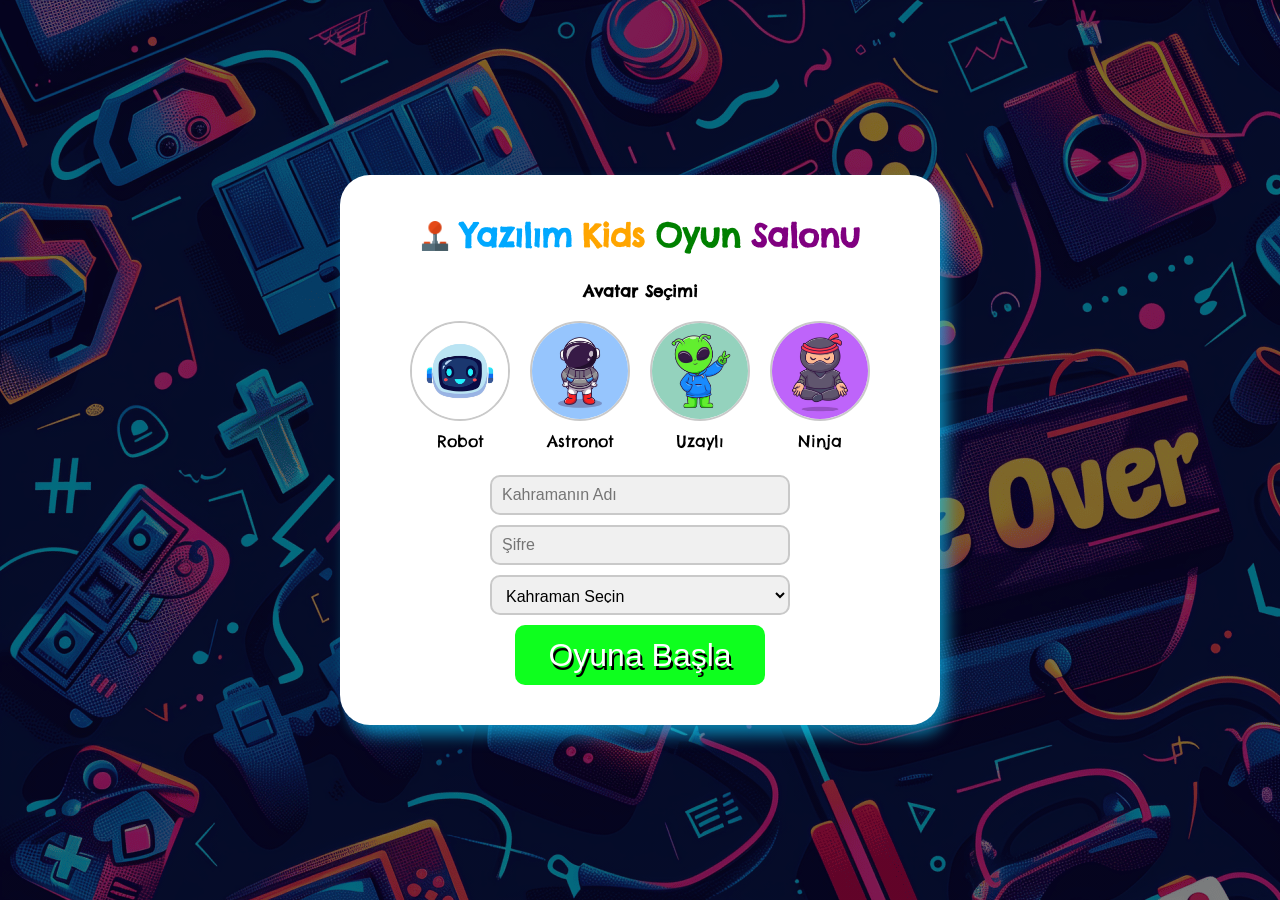
<file: index.html>
<!DOCTYPE html>
<html lang="en">
<head>
    <meta charset="UTF-8">
    <meta name="viewport" content="width=device-width, initial-scale=1.0">
    <title>Giriş</title>
    <link rel="stylesheet" href="main.css">
</head>
<body>
    <div class="main-container">
        <div class="login-container">
            <h1> <img src="./assets/joystick.png" style="width: 30px; height: 30px;"> <span style="color: #00a8ff;">Yazılım</span> <span style="color: orange;">Kids</span> <span style="color: green;">Oyun</span> <span style="color: purple;">Salonu</span> </h1>
            <div class="avatar-selection-area">
                <h4>Avatar Seçimi</h4>
                <div class="avatar-selection">
                    <div class="avatar">
                        <img src="./assets/avatar1.avif" alt="Avatar 1">
                        <p class="avatar-name">Robot</p>
                    </div>
                    <div class="avatar">
                        <img src="./assets/avatar2.avif" alt="Avatar 2">
                        <p class="avatar-name">Astronot</p>
                    </div>
                    <div class="avatar">
                        <img src="./assets/avatar3.avif" alt="Avatar 3">
                        <p class="avatar-name">Uzaylı</p>
                    </div>
                    <div class="avatar">
                        <img src="./assets/avatar4.avif" alt="Avatar 4">
                        <p class="avatar-name">Ninja</p>
                    </div>
                </div>
            </div>
            <div class="login-input-area">
                <input type="text" placeholder="Kahramanın Adı">
                <input type="password" placeholder="Şifre">
                <select name="" id="">
                    <option value="">Kahraman Seçin</option>
                    <option value="">Süperman</option>
                    <option value="">Batman</option>
                    <option value="">Hulk</option>   
                </select>
                <a href="./src/pages/dashboard.html" class="login-btn"><button>Oyuna Başla</button></a>
            </div>
        </div>
    </div>

    <script src="main.js"></script>
</body>
</html>
</file>
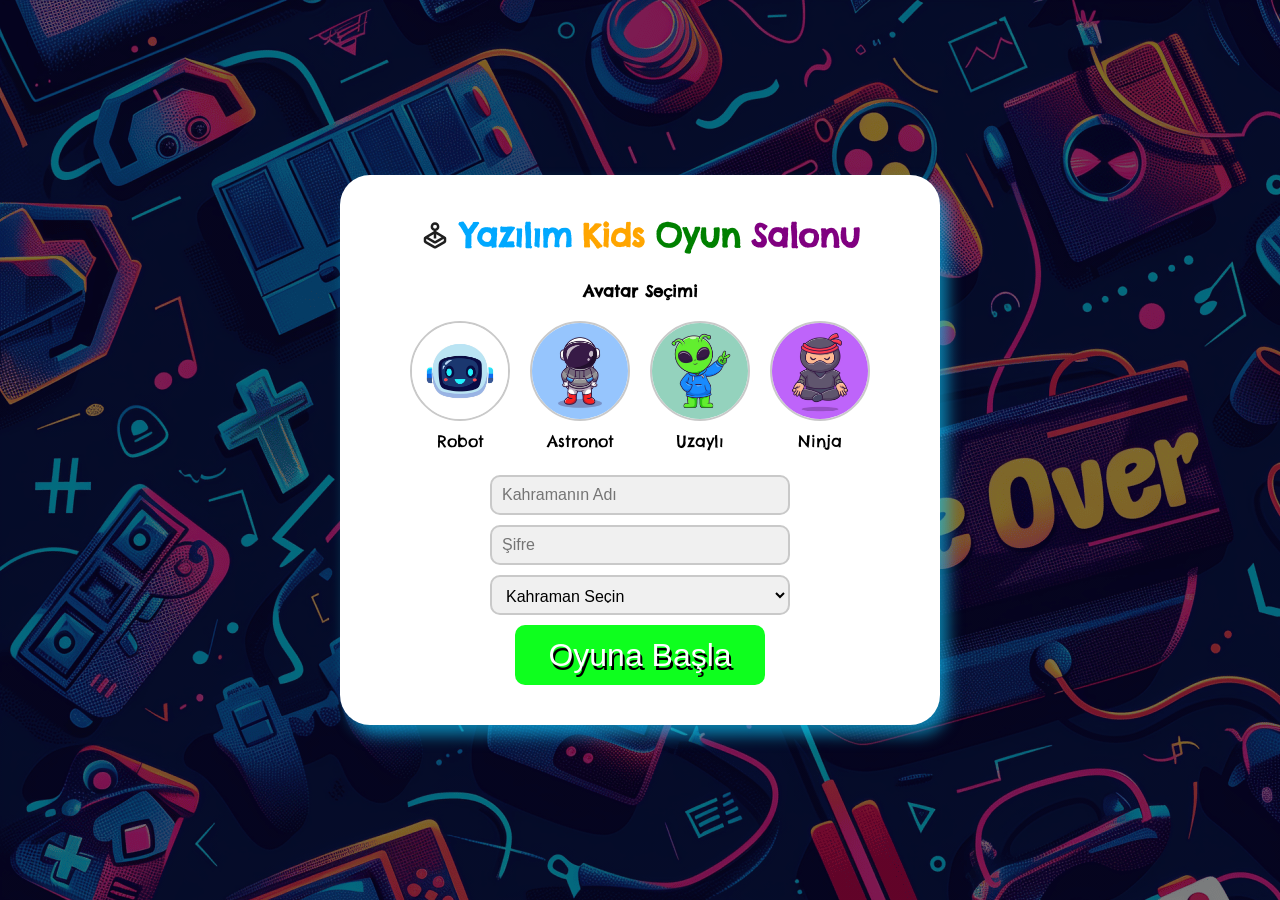
<file: src/index.html>
<!DOCTYPE html>
<html lang="en">
<head>
    <meta charset="UTF-8">
    <meta name="viewport" content="width=device-width, initial-scale=1.0">
    <title>Giriş</title>
    <link rel="stylesheet" href="main.css">
</head>
<body>
    <div class="main-container">
        <div class="login-container">
            <h1> <img src="../assets//joystick.svg" style="width: 30px; height: 30px;"> <span style="color: #00a8ff;">Yazılım</span> <span style="color: orange;">Kids</span> <span style="color: green;">Oyun</span> <span style="color: purple;">Salonu</span> </h1>
            <div class="avatar-selection-area">
                <h4>Avatar Seçimi</h4>
                <div class="avatar-selection">
                    <div class="avatar">
                        <img src="../assets/avatar1.avif" alt="Avatar 1">
                        <p class="avatar-name">Robot</p>
                    </div>
                    <div class="avatar">
                        <img src="../assets/avatar2.avif" alt="Avatar 2">
                        <p class="avatar-name">Astronot</p>
                    </div>
                    <div class="avatar">
                        <img src="../assets/avatar3.avif" alt="Avatar 3">
                        <p class="avatar-name">Uzaylı</p>
                    </div>
                    <div class="avatar">
                        <img src="../assets/avatar4.avif" alt="Avatar 4">
                        <p class="avatar-name">Ninja</p>
                    </div>
                </div>
            </div>
            <div class="login-input-area">
                <input type="text" placeholder="Kahramanın Adı">
                <input type="password" placeholder="Şifre">
                <select name="" id="">
                    <option value="">Kahraman Seçin</option>
                    <option value="">Süperman</option>
                    <option value="">Batman</option>
                    <option value="">Hulk</option>   
                </select>
                <a href="pages/dashboard.html" class="login-btn"><button>Oyuna Başla</button></a>
            </div>
        </div>
    </div>

    <script src="main.js"></script>
</body>
</html>
</file>
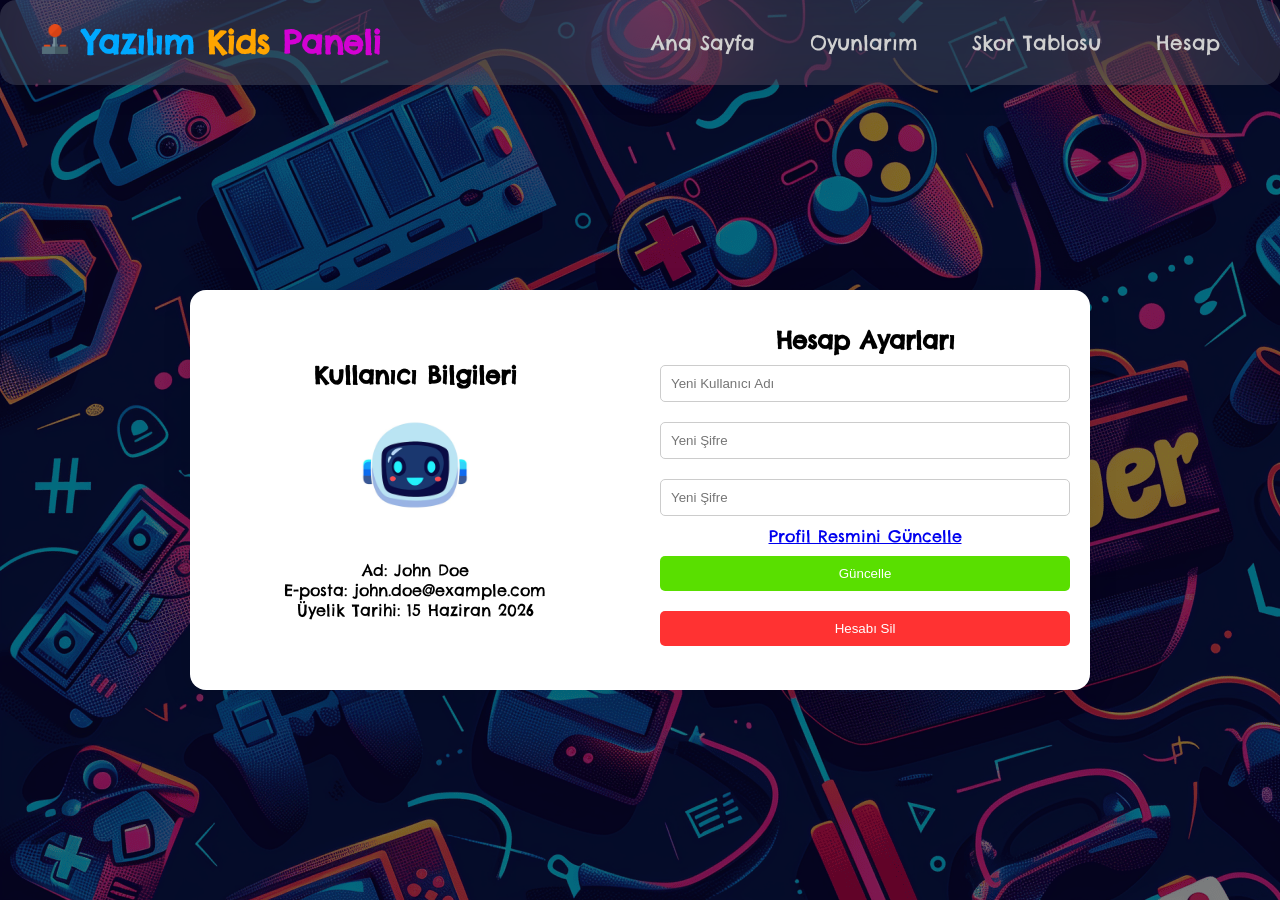
<file: src/pages/account.html>
<!DOCTYPE html>
<html lang="en">
<head>
    <meta charset="UTF-8">
    <meta name="viewport" content="width=device-width, initial-scale=1.0">
    <title>Hesap</title>
    <link rel="stylesheet" href="../style/account.css">
</head>
<body>
     <header>
        <div class="navbar">
            <div class="logo">
                <h1> <img src="../../assets/joystick.png" style="width: 30px; height: 30px;"> 
                    <span style="color: #00a8ff;">Yazılım</span> <span style="color: orange;">Kids</span> 
                    <span style="color: rgb(211, 1, 211);">Paneli</span> </h1>
            </div>
            <div class="menu">
                <ul>
                    <li class="menu-item"><a href="./home.html">Ana Sayfa</a></li>
                    <li class="menu-item"><a href="./dashboard.html">Oyunlarım</a></li>
                    <li class="menu-item"><a href="./table.html">Skor Tablosu</a></li>
                    <li class="menu-item"><a href="./account.html">Hesap</a></li>
                </ul>
            </div>
        </div>
    </header>
    <main>
        <div class="account-container">
            <div class="user-info">
                <h2>Kullanıcı Bilgileri</h2>
                <img src="../../assets/avatar1.avif" alt="User Avatar" class="user-avatar">
                <p>Ad: John Doe</p>
                <p>E-posta: john.doe@example.com</p>
                <p>Üyelik Tarihi: 15 Haziran 2026</p>
            </div>
            <div class="account-settings">
                <h2>Hesap Ayarları</h2>
                <input type="text" placeholder="Yeni Kullanıcı Adı">
                <input type="password" placeholder="Yeni Şifre">
                <input type="password" placeholder="Yeni Şifre">
                <a href="#">Profil Resmini Güncelle</a>
                <button class="update-btn">Güncelle</button>
                <button class="delete-btn">Hesabı Sil</button>
            </div>
        </div>
    </main>
</body>
</html>
</file>
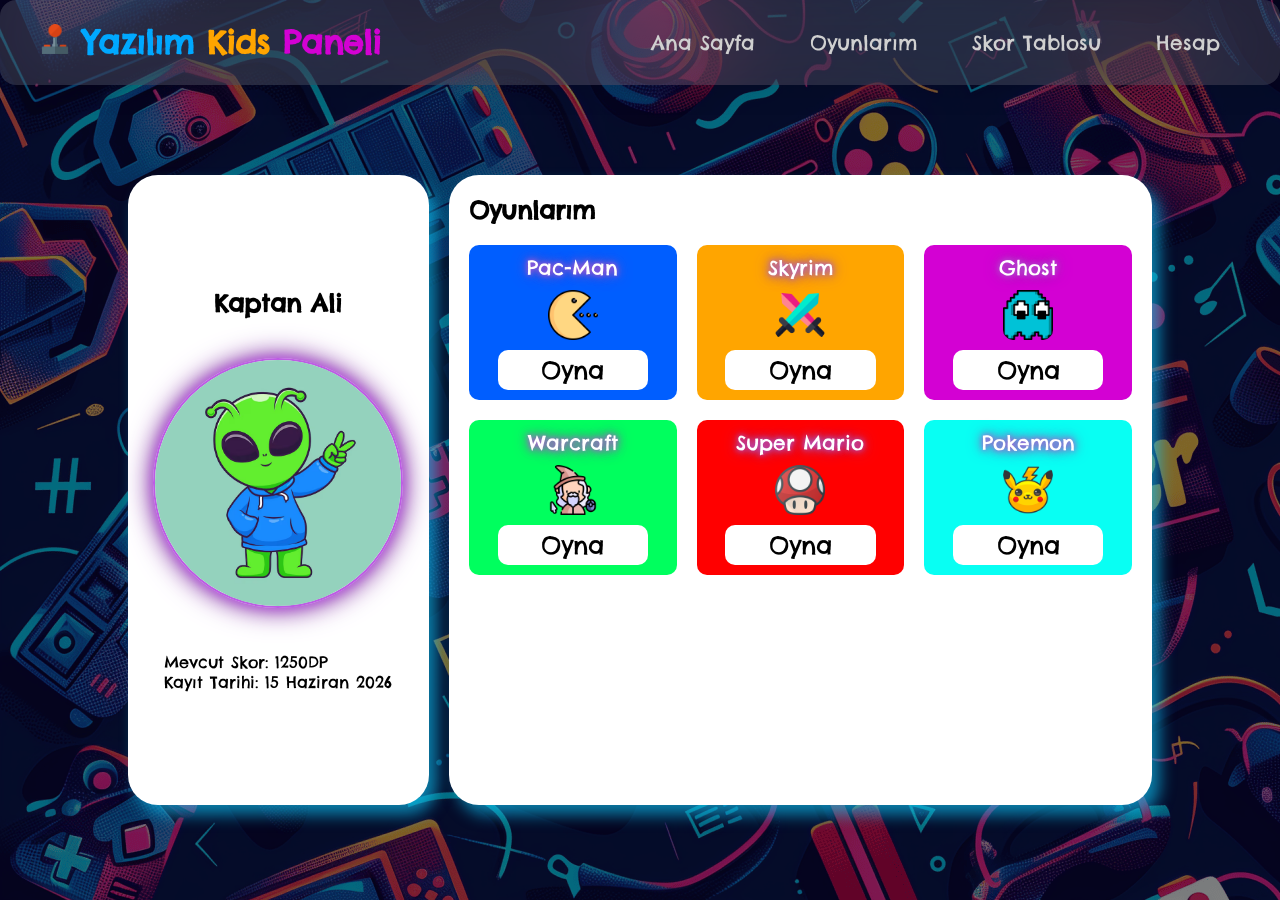
<file: src/pages/dashboard.html>
<!DOCTYPE html>
<html lang="en">
<head>
    <meta charset="UTF-8">
    <meta name="viewport" content="width=device-width, initial-scale=1.0">
    <title>Dashboard</title>
    <link rel="stylesheet" href="../style/dashboard.css">
</head>
<body>
    <header>
        <div class="navbar">
            <div class="logo">
                <h1> <img src="../../assets/joystick.png" style="width: 30px; height: 30px;"> 
                    <span style="color: #00a8ff;">Yazılım</span> <span style="color: orange;">Kids</span> 
                    <span style="color: rgb(211, 1, 211);">Paneli</span> </h1>
            </div>
            <div class="menu">
                <ul>
                    <li class="menu-item"><a href="./home.html">Ana Sayfa</a></li>
                    <li class="menu-item"><a href="./dashboard.html">Oyunlarım</a></li>
                    <li class="menu-item"><a href="./table.html">Skor Tablosu</a></li>
                    <li class="menu-item"><a href="./account.html">Hesap</a></li>
                </ul>
            </div>
        </div>
    </header>
    <main>
        <div class="main-container">
            <div class="container-left">
                <h2>Kaptan Ali</h2>
                <div class="profile-image" id="profileImage">
                    <img src="../../assets/avatar3.avif" alt="Profile Image">
                </div>
                <div class="container-left-info">
                    <p>Mevcut Skor: 1250DP</p>
                    <p>Kayıt Tarihi: 15 Haziran 2026</p>
                </div>
            </div>
            <div class="container-right">
                <h2>Oyunlarım</h2>
                <div class="game-list">
                    <div class="game-item" style="background-color: rgb(0, 94, 255);">
                        <p>Pac-Man</p>
                        <img src="../../assets/gamer.png" alt="Game 1">
                        <button>Oyna</button>
                    </div>
                    <div class="game-item" style="background-color: orange;">
                        <p>Skyrim</p>
                        <img src="../../assets/gaming.png" alt="Game 2">
                        <button>Oyna</button>
                    </div>
                    <div class="game-item" style="background-color: rgb(211, 1, 211);">
                        <p>Ghost</p>
                        <img src="../../assets/ghost.png" alt="Game 3">
                        <button>Oyna</button>
                    </div>
                    <div class="game-item" style="background-color: rgb(0, 255, 94);">
                        <p>Warcraft</p>
                        <img src="../../assets/magician.png" alt="Game 4">
                        <button>Oyna</button>
                    </div>
                    <div class="game-item" style="background-color: rgb(255, 0, 0);">
                        <p>Super Mario</p>
                        <img src="../../assets/mushroom.png" alt="Game 5">
                        <button>Oyna</button>
                    </div>
                    <div class="game-item" style="background-color: rgb(8, 255, 243);">
                        <p>Pokemon</p>
                        <img src="../../assets/pikachu.png" alt="Game 6">
                        <button>Oyna</button>
                    </div>
                </div>
            </div>
        </div>
    </main>
    <script src="../scripts/dashboard.js"></script>
</body>
</html>
</file>
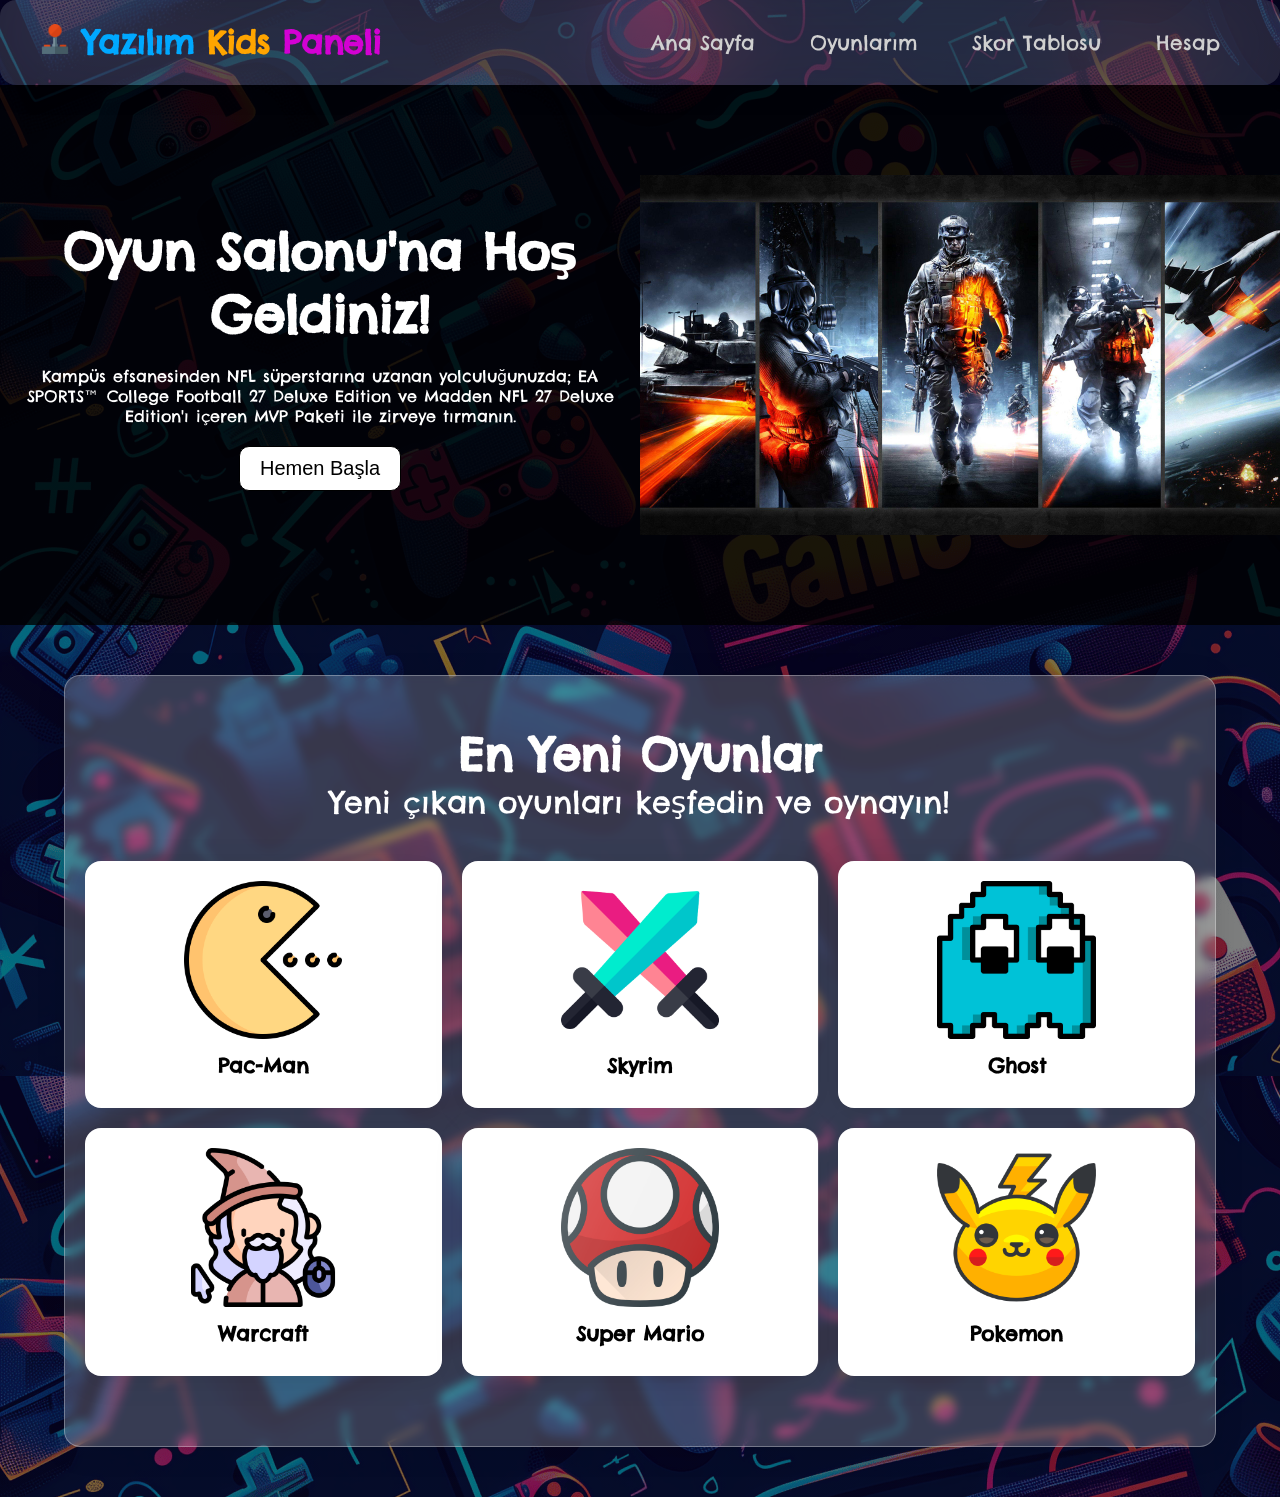
<file: src/pages/home.html>
<!DOCTYPE html>
<html lang="en">
<head>
    <meta charset="UTF-8">
    <meta name="viewport" content="width=device-width, initial-scale=1.0">
    <title>Ana Sayfa</title>
    <link rel="stylesheet" href="../style/home.css">
</head>
<body>
    <header>
        <div class="navbar">
            <div class="logo">
                <h1> <img src="../../assets/joystick.png" style="width: 30px; height: 30px;"> 
                    <span style="color: #00a8ff;">Yazılım</span> <span style="color: orange;">Kids</span> 
                    <span style="color: rgb(211, 1, 211);">Paneli</span> </h1>
            </div>
            <div class="menu">
                <ul>
                    <li class="menu-item"><a href="./home.html">Ana Sayfa</a></li>
                    <li class="menu-item"><a href="./dashboard.html">Oyunlarım</a></li>
                    <li class="menu-item"><a href="./table.html">Skor Tablosu</a></li>
                    <li class="menu-item"><a href="./account.html">Hesap</a></li>
                </ul>
            </div>
        </div>
    </header>
    <main>
        <div class="hero-section">
            <div class="hero-content">
                <h1>Oyun Salonu'na Hoş Geldiniz!</h1>
                <p>Kampüs efsanesinden NFL süperstarına uzanan yolculuğunuzda; EA SPORTS™ College Football 27 Deluxe 
                    Edition ve Madden NFL 27 Deluxe Edition'ı içeren MVP Paketi ile zirveye tırmanın.</p>
                <a href="#" class="btn">
                    <button>Hemen Başla</button>
                </a>
            </div>
            <div class="hero-image">
                <img src="../../assets/hero-image.jpg" alt="Hero Image">
            </div>
        </div>
        <div class="new-games-section">
            <div class="new-games-section-title">
                <h2>En Yeni Oyunlar</h2>
                <p>Yeni çıkan oyunları keşfedin ve oynayın!</p>
            </div>
            <div class="new-games-section-cards">
                <div class="new-games-section-card">
                    <img src="../../assets/gamer.png" alt="New Game 1">
                    <h3>Pac-Man</h3>
                    <p>Pac-Man, Namco tarafından yapılmış bir oyundur. 
                        1980 yılında çıkmış ve kısa sürede popüler bir oyun olmuştur. Pac-Man'de oyuncu, 
                        yönettiği karakter ile bir labirent içerisinde hareket ederek sarı diskleri bitirmeye çalışır.</p>
                </div>
                <div class="new-games-section-card">
                    <img src="../../assets/gaming.png" alt="New Game 2">
                    <h3>Skyrim</h3>
                    <p>The Elder Scrolls V: Skyrim, Bethesda Game Studios tarafından geliştirilip Bethesda Softworks tarafından piyasaya 
                        sürülen serbest dünya tipi aksiyon RPG video oyunudur. 
                        The Elder Scrolls serisinin The Elder Scrolls IV: Oblivion'dan sonra gelen toplamda beşinci uyarlamasıdır</p>
                </div>
                <div class="new-games-section-card">
                    <img src="../../assets/ghost.png" alt="New Game 3">
                    <h3>Ghost</h3>
                    <p>Tom Clancy's Ghost Recon Breakpoint, çevrimiçi taktiksel nişancı video oyunudur. 
                        Ubisoft Paris tarafından geliştirilip, Ubisoft tarafından yayınlanmıştır. Oyun dünya çapında 4 Ekim 2019'da Microsoft Windows, 
                        PlayStation 4 ve Xbox One için,18 Aralık 2019'da ise Stadia için yayınlandı.</p>
                </div>
                <div class="new-games-section-card">
                    <img src="../../assets/magician.png" alt="New Game 4">
                    <h3>Warcraft</h3>
                    <p>Warcraft, Blizzard Entertainment tarafından geliştirilen bir fantasy aksiyon video oyunudur. 
                        Oyun, 1994 yılında çıkmış ve kısa sürede popüler bir oyun olmuştur. Warcraft'da oyuncu, 
                        yönettiği karakter ile bir dünyada savaşarak görevleri tamamlamaya çalışır.</p>
                </div>
                <div class="new-games-section-card">
                    <img src="../../assets/mushroom.png" alt="New Game 5">
                    <h3>Super Mario</h3>
                    <p>Super Mario Nintendo tarafından yaratılmış, 
                        firmanın maskotu Mario'yu temel alan bir video oyunu serisidir. 
                        Super Mario Bros. veya kısaca Mario adlarıyla da bilinen seri, 
                        daha geniş kapsamlı Mario markasının temelini oluşturur.</p>
                </div>
                <div class="new-games-section-card">
                    <img src="../../assets/pikachu.png" alt="New Game 6">
                    <h3>Pokemon</h3>
                    <p>Pokémon, Game Freak ve Nintendo tarafından geliştirilen 
                        bir rollover video oyunudur. Oyun, 1996 yılında Japonya'da Game Boy 
                        için piyasaya sürülmüştür.</p>
                </div>

            </div>
        </div>
    </main>
</body>
</html>
</file>
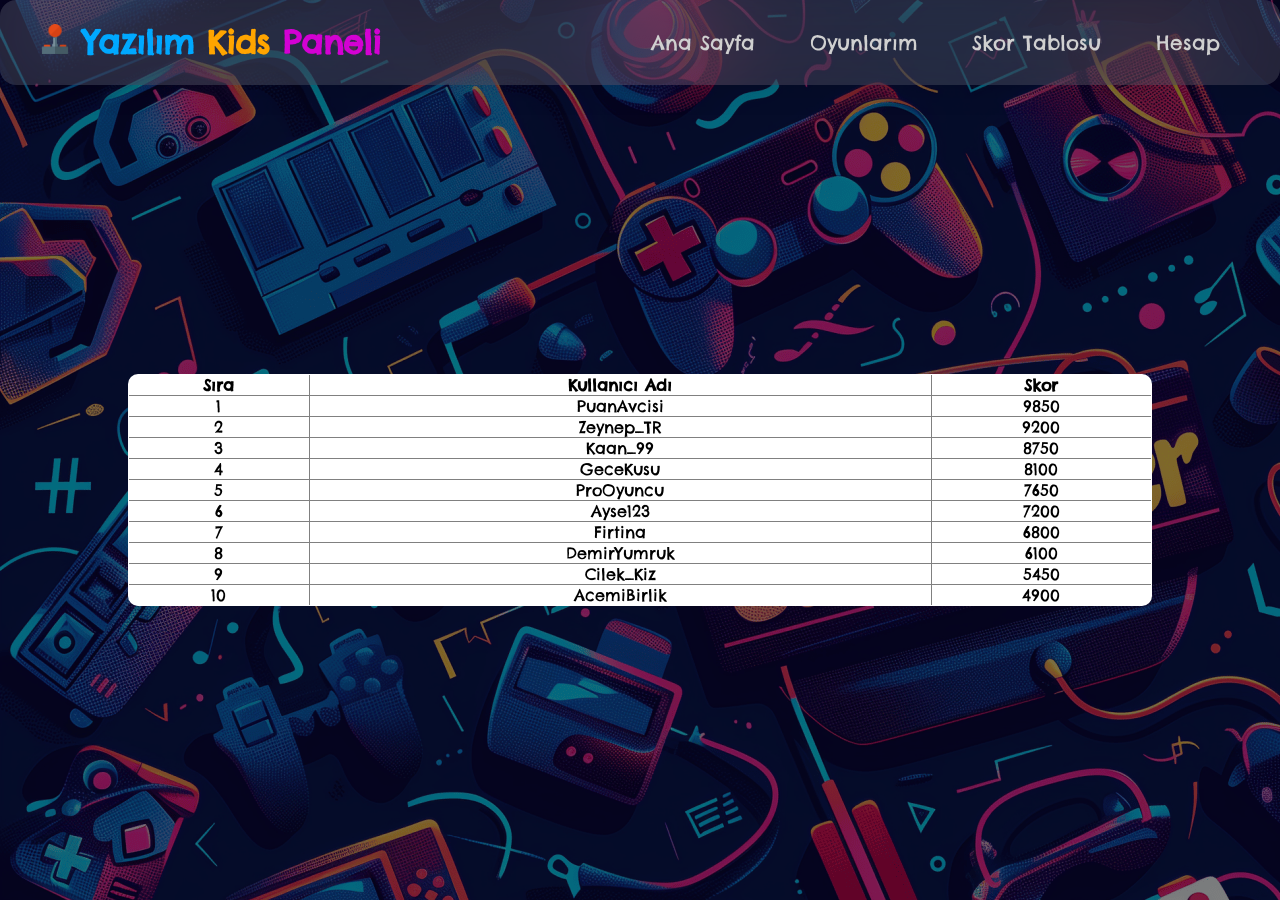
<file: src/pages/table.html>
<!DOCTYPE html>
<html lang="en">
<head>
    <meta charset="UTF-8">
    <meta name="viewport" content="width=device-width, initial-scale=1.0">
    <title>Table</title>
    <link rel="stylesheet" href="../style/table.css">
</head>
<body>
    <header>
        <div class="navbar">
            <div class="logo">
                <h1> <img src="../../assets/joystick.png" style="width: 30px; height: 30px;"> 
                    <span style="color: #00a8ff;">Yazılım</span> <span style="color: orange;">Kids</span> 
                    <span style="color: rgb(211, 1, 211);">Paneli</span> </h1>
            </div>
            <div class="menu">
                <ul>
                    <li class="menu-item"><a href="./home.html">Ana Sayfa</a></li>
                    <li class="menu-item"><a href="./dashboard.html">Oyunlarım</a></li>
                    <li class="menu-item"><a href="./table.html">Skor Tablosu</a></li>
                    <li class="menu-item"><a href="./account.html">Hesap</a></li>
                </ul>
            </div>
        </div>
    </header>

    <main>
        <table border="1" id="scoreboard-table">
            <thead>
                <tr>
                    <th>Sıra</th>
                    <th>Kullanıcı Adı</th>
                    <th>Skor</th>
                </tr>
            </thead>
            <tbody id="scoreboard-body">
            </tbody>
        </table>
    </main>
    
    <script src="../scripts/users.js"></script>
</body>
</html>
</file>
<file: main.css>
@import url('https://fonts.googleapis.com/css2?family=Chelsea+Market&family=Roboto+Slab:wght@100..900&display=swap');

*{
    margin: 0;
    padding: 0;
    box-sizing: border-box;
}
body{
    font-family: "Chelsea Market", system-ui;
    background-color: #f0f0f0;
}

.main-container{
    display:flex;
    align-items: center;
    justify-content: center;
    height: 100vh;
    width: 100%;
    background: linear-gradient(rgba(0, 0, 0, 0.5), rgba(0, 0, 0, 0.5)),url("./assets/gaming-room-background.png");
}



.login-container{
    width: 600px;
    height: 550px;
    padding: 40px 0;
    background-color: white;
    border-radius: 30px;
    box-shadow: 8px 10px 15px 0px rgba(14, 203, 255, 0.6);
    display:flex;
    flex-direction: column;
    align-items: center;
    justify-content: space-around;
}

.login-container h1{
    width: 75%;
    display: flex;
    align-items: center;
    justify-content: space-around;
}

.login-container .avatar-selection-area{
    width: 100%;
    height: 100%;
    display: flex;
    gap: 20px;
    flex-direction: column;
    align-items: center;
    justify-content: center;
}

.login-container .avatar-selection-area .avatar-selection{
    display: flex;
    gap: 20px;
    justify-content: center;
    align-items: center;
}

.login-container .avatar-selection-area .avatar-selection .avatar{
    display: flex;
    flex-direction: column;
    align-items: center;
    justify-content: center;
    gap: 10px;
}


.login-container .avatar-selection-area .avatar-selection img{
    width: 100px;
    height: 100px;
    border-radius: 50%;
    border: 2px solid #c9c9c9;
    transition: all 0.2s ease-in-out;
    cursor: pointer;
}

.login-container .avatar-selection-area .avatar-selection .avatar.selected img{
    border-color: #bd5ce4; /* Mor renk */
    box-shadow: 0 0 10px #c05be8, 0 0 20px #9b59b6, 0 0 30px #8e44ad;
    transform: scale(1.05);
}

.login-input-area{
    display:flex;
    flex-direction: column;
    justify-content: space-around;
    align-items: center;
    gap: 10px;
}

.login-input-area input{
    width: 300px;
    height: 40px;
    padding: 10px;
    border-radius: 10px;
    font-size: 16px;
    background-color: #f0f0f0;
    border: 2px solid #c9c9c9;
    transition: all 0.3s ease-in-out;
}

.login-input-area input:focus{
    outline: none;
    border: 2px solid #0ECBFF;
    box-shadow: 2px 1px 15px 0px rgba(14, 203, 255, 0.6);
}

.login-input-area select{
    width: 300px;
    height: 40px;
    padding: 10px;
    border-radius: 10px;
    font-size: 16px;
    background-color: #f0f0f0;
    border: 2px solid #c9c9c9;
    transition: all 0.3s ease-in-out;
}

.login-input-area button{
    width: 250px;
    height: 60px;
    border-radius: 10px;
    font-size: 32px;
    background-color: #0eff1e;
    color: white;
    border: none;
    text-shadow: 2px 4px #000000;
    cursor: pointer;
    transition: all 0.1s ease-in-out;
}

.login-input-area button:hover{
    background-color: #0ecb1a;
}

.login-input-area .login-btn{
    color: white;
    text-decoration: none;
}
</file>
<file: src/main.css>
@import url('https://fonts.googleapis.com/css2?family=Chelsea+Market&family=Roboto+Slab:wght@100..900&display=swap');

*{
    margin: 0;
    padding: 0;
    box-sizing: border-box;
}
body{
    font-family: "Chelsea Market", system-ui;
    background-color: #f0f0f0;
}

.main-container{
    display:flex;
    align-items: center;
    justify-content: center;
    height: 100vh;
    width: 100%;
    background: linear-gradient(rgba(0, 0, 0, 0.5), rgba(0, 0, 0, 0.5)),url("../assets/gaming-room-background.png");
}



.login-container{
    width: 600px;
    height: 550px;
    padding: 40px 0;
    background-color: white;
    border-radius: 30px;
    box-shadow: 8px 10px 15px 0px rgba(14, 203, 255, 0.6);
    display:flex;
    flex-direction: column;
    align-items: center;
    justify-content: space-around;
}

.login-container h1{
    width: 75%;
    display: flex;
    align-items: center;
    justify-content: space-around;
}

.login-container .avatar-selection-area{
    width: 100%;
    height: 100%;
    display: flex;
    gap: 20px;
    flex-direction: column;
    align-items: center;
    justify-content: center;
}

.login-container .avatar-selection-area .avatar-selection{
    display: flex;
    gap: 20px;
    justify-content: center;
    align-items: center;
}

.login-container .avatar-selection-area .avatar-selection .avatar{
    display: flex;
    flex-direction: column;
    align-items: center;
    justify-content: center;
    gap: 10px;
}


.login-container .avatar-selection-area .avatar-selection img{
    width: 100px;
    height: 100px;
    border-radius: 50%;
    border: 2px solid #c9c9c9;
    transition: all 0.2s ease-in-out;
    cursor: pointer;
}

.login-container .avatar-selection-area .avatar-selection .avatar.selected img{
    border-color: #bd5ce4; /* Mor renk */
    box-shadow: 0 0 10px #c05be8, 0 0 20px #9b59b6, 0 0 30px #8e44ad;
    transform: scale(1.05);
}

.login-input-area{
    display:flex;
    flex-direction: column;
    justify-content: space-around;
    align-items: center;
    gap: 10px;
}

.login-input-area input{
    width: 300px;
    height: 40px;
    padding: 10px;
    border-radius: 10px;
    font-size: 16px;
    background-color: #f0f0f0;
    border: 2px solid #c9c9c9;
    transition: all 0.3s ease-in-out;
}

.login-input-area input:focus{
    outline: none;
    border: 2px solid #0ECBFF;
    box-shadow: 2px 1px 15px 0px rgba(14, 203, 255, 0.6);
}

.login-input-area select{
    width: 300px;
    height: 40px;
    padding: 10px;
    border-radius: 10px;
    font-size: 16px;
    background-color: #f0f0f0;
    border: 2px solid #c9c9c9;
    transition: all 0.3s ease-in-out;
}

.login-input-area button{
    width: 250px;
    height: 60px;
    border-radius: 10px;
    font-size: 32px;
    background-color: #0eff1e;
    color: white;
    border: none;
    text-shadow: 2px 4px #000000;
    cursor: pointer;
    transition: all 0.1s ease-in-out;
}

.login-input-area button:hover{
    background-color: #0ecb1a;
}

.login-input-area .login-btn{
    color: white;
    text-decoration: none;
}
</file>
<file: src/style/account.css>
@import url('https://fonts.googleapis.com/css2?family=Chelsea+Market&family=Roboto+Slab:wght@100..900&display=swap');
*{
    margin: 0;
    padding: 0;
    box-sizing: border-box;
}

body{
    font-family: "Chelsea Market", system-ui;
    background: linear-gradient(rgba(0, 0, 0, 0.5), rgba(0, 0, 0, 0.5)),url("../../assets/gaming-room-background.png");

}

header .navbar{
    display: flex;
    align-items: center;
    justify-content: space-between;
    padding: 20px 40px;
    /* From https://css.glass */
    background: rgba(160, 160, 160, 0.2);
    border-radius: 16px;
    box-shadow: 0 4px 30px rgba(0, 0, 0, 0.1);
    backdrop-filter: blur(50px);
    -webkit-backdrop-filter: blur(5px);
    
}

header .navbar .menu ul {
    display: flex;
    list-style: none;
    gap: 15px;
}

header .navbar .menu ul .menu-item{
    padding: 10px 20px;
    border-radius: 10px;
    transition: all 0.2s ease-in-out;
}

header .navbar .menu ul .menu-item:hover{
    color: #00a8ff;
    scale: 1.1;
    background: rgba(160, 160, 160, 0.2);
}

header .navbar .menu ul .menu-item a{
    color: rgb(208, 208, 208);
    text-decoration: none;
    font-size: 20px;
}

main{
    display: flex;
    align-items: center;
    justify-content: center;
    width: 100%;
    height: 90vh;
    text-align: center;
}

main .account-container{
    display: flex;
    align-items: center;
    justify-content: center;
    width: 900px;
    height: 400px;
    background: white;
    border-radius: 16px;
    box-shadow: 0 4px 30px rgba(0, 0, 0, 0.1);
    backdrop-filter: blur(50px);
    -webkit-backdrop-filter: blur(5px);
}

main .account-container .user-info{
    display: flex;
    flex-direction: column;
    align-items: center;
    justify-content: center;
    width: 50%;
    height: 100%;
}

main .account-container .user-info .user-avatar{
    width: 150px;
    height: 150px;
    border-radius: 50%;
    overflow: hidden;
    margin-bottom: 20px;
}

main .account-container .account-settings{
    display: flex;
    flex-direction: column;
    justify-content: center;
    width: 50%;
    height: 100%;
    padding: 20px;
}

main .account-container .account-settings input{
    padding: 10px;
    margin: 10px 0;
    border-radius: 5px;
    border: 1px solid #ccc;
}

main .account-container .account-settings .update-btn{
    padding: 10px;
    margin: 10px 0;
    border-radius: 5px;
    border: none;
    background-color: #59df00;
    color: white;
    cursor: pointer;
}

main .account-container .account-settings .delete-btn{
    padding: 10px;
    margin: 10px 0;
    border-radius: 5px;
    border: none;
    background-color: #ff3232;
    color: white;
    cursor: pointer;
}
</file>
<file: src/style/dashboard.css>
@import url('https://fonts.googleapis.com/css2?family=Chelsea+Market&family=Roboto+Slab:wght@100..900&display=swap');
*{
    margin: 0;
    padding: 0;
    box-sizing: border-box;
}

body{
    font-family: "Chelsea Market", system-ui;
    background: linear-gradient(rgba(0, 0, 0, 0.5), rgba(0, 0, 0, 0.5)),url("../../assets/gaming-room-background.png");

}

header .navbar{
    display: flex;
    align-items: center;
    justify-content: space-between;
    padding: 20px 40px;
    /* From https://css.glass */
    background: rgba(160, 160, 160, 0.2);
    border-radius: 16px;
    box-shadow: 0 4px 30px rgba(0, 0, 0, 0.1);
    backdrop-filter: blur(50px);
    -webkit-backdrop-filter: blur(5px);
    
}

header .navbar .menu{
    
}

header .navbar .menu ul {
    display: flex;
    list-style: none;
    gap: 15px;
}

header .navbar .menu ul .menu-item{
    padding: 10px 20px;
    border-radius: 10px;
    transition: all 0.2s ease-in-out;
}

header .navbar .menu ul .menu-item:hover{
    color: #00a8ff;
    scale: 1.1;
    background: rgba(160, 160, 160, 0.2);
}

header .navbar .menu ul .menu-item a{
    color: rgb(208, 208, 208);
    text-decoration: none;
    font-size: 20px;
}

main{
    display: flex;
    justify-content: center;
    align-items: center;
    height: 90vh;
}

.main-container{
    display: flex;
    justify-content: center;
    align-items: center;
    height: 70vh;
    width: 80%;
    gap: 20px;
}

.main-container .container-left{
    display: flex;
    flex-direction: column;
    justify-content: center;
    align-items: center;
    gap: 40px;
    width: 30%;
    background:white;
    height: 100%;
    border-radius: 30px;
    box-shadow: 8px 10px 15px 0px rgba(14, 203, 255, 0.6);

}

.main-container .container-left img{
    width: 250px;
    height: 250px;
    border-radius: 50%;
    border: 2px solid #c9c9c9;
    border-color: #bd5ce4; /* Mor renk */
    box-shadow: 0 0 10px #c05be8, 0 0 20px #9b59b6, 0 0 30px #8e44ad;
}

.main-container .container-right{
    width: 70%;
    height: 100%;
    background: white;
    gap: 20px;
    padding: 20px;
    display: flex;
    flex-direction: column;
    border-radius: 30px;
    box-shadow: 8px 10px 15px 0px rgba(14, 203, 255, 0.6);
}

.main-container .container-right .game-list{
    display: grid;
    grid-template-columns: repeat(3, 1fr);
    gap: 20px;
}

.main-container .container-right .game-list .game-item {
    display: flex;
    flex-direction: column;
    align-items: center;
    justify-content: center;
    gap: 10px;
    background: rgba(160, 160, 160, 0.2);
    padding: 10px;
    border-radius: 10px;
    transition: all 0.2s ease-in-out;
}

.main-container .container-right .game-list .game-item p{
    font-size: 20px;
    font-family: "Chelsea Market", system-ui;
    color: white;
    text-shadow: 0 0 5px #b858dd, 0 0 10px #9b59b6, 0 0 15px #8e44ad;
}

.main-container .container-right .game-list .game-item img{
    width: 50px;
    height: 50px;
    border-radius: 10px;
}

.main-container .container-right .game-list .game-item button{
    padding: 5px 15px;
    border-radius: 10px;
    border: none;
    background: white;
    color: black;
    cursor: pointer;
    transition: all 0.2s ease-in-out;
    width: 80%;
    font-size: 24px;
    font-family: "Chelsea Market", system-ui;
}
</file>
<file: src/style/home.css>
@import url('https://fonts.googleapis.com/css2?family=Chelsea+Market&family=Roboto+Slab:wght@100..900&display=swap');
*{
    margin: 0;
    padding: 0;
    box-sizing: border-box;
}

body{
    font-family: "Chelsea Market", system-ui;
    background: linear-gradient(rgba(0, 0, 0, 0.5), rgba(0, 0, 0, 0.5)),url("../../assets/gaming-room-background.png");

}

header .navbar{
    display: flex;
    align-items: center;
    justify-content: space-between;
    padding: 20px 40px;
    /* From https://css.glass */
    background: rgba(160, 160, 160, 0.2);
    border-radius: 16px;
    box-shadow: 0 4px 30px rgba(0, 0, 0, 0.1);
    backdrop-filter: blur(50px);
    -webkit-backdrop-filter: blur(5px);
    
}

header .navbar .menu ul {
    display: flex;
    list-style: none;
    gap: 15px;
}

header .navbar .menu ul .menu-item{
    padding: 10px 20px;
    border-radius: 10px;
    transition: all 0.2s ease-in-out;
}

header .navbar .menu ul .menu-item:hover{
    color: #00a8ff;
    scale: 1.1;
    background: rgba(160, 160, 160, 0.2);
}

header .navbar .menu ul .menu-item a{
    color: rgb(208, 208, 208);
    text-decoration: none;
    font-size: 20px;
}

.hero-section{
    display: flex;
    align-items: center;
    justify-content: space-around;
    width: 100%;
    height: 60vh;
    text-align: center;
    color: white;
    background:rgba(0, 0, 0, 0.8);
}

.hero-section .hero-content{
    width: 50%;
    height: 100%;
    display: flex;
    flex-direction: column;
    align-items: center;
    justify-content: center;
    padding: 20px;
}

.hero-section .hero-content h1{
    font-size: 50px;
    margin-bottom: 20px;
}

.hero-section .hero-content button{
    padding: 10px 20px;
    border-radius: 10px;
    background: white;
    color: black;
    font-size: 20px;
    border: 1px solid black;
    cursor: pointer;
    transition: all 0.2s ease-in-out;
    margin-top: 20px;
}

.hero-section .hero-content button:hover{
    background: black;
    color: white;
    border: 1px solid white;
}

.hero-section .hero-image{
    width: 50%;
    height: 100%;
    display: flex;
    align-items: center;
    justify-content: center;
}

.hero-section .hero-image img{
    width: 100%;
}

.new-games-section{
    width: 90%;
    padding: 50px 0;
    display: flex;
    flex-direction: column;
    align-items: center;
    justify-content: center;
    /* From https://css.glass */
    background: rgba(255, 255, 255, 0.2);
    border-radius: 16px;
    box-shadow: 0 4px 30px rgba(0, 0, 0, 0.1);
    backdrop-filter: blur(5px);
    -webkit-backdrop-filter: blur(5px);
    border: 1px solid rgba(255, 255, 255, 0.3);
    margin: 50px auto;
    
}

.new-games-section .new-games-section-title{
    font-size: 30px;
    margin-bottom: 20px;
    color: white;
    text-align: center;
}

.new-games-section .new-games-section-cards{
    display: grid;
    grid-template-columns: repeat(3, minmax(300px, 1fr));
    gap: 20px;
    padding: 20px;
}

.new-games-section .new-games-section-card {
    background: rgba(255, 255, 255, 1);
    border-radius: 16px;
    box-shadow: 0 4px 30px rgba(0, 0, 0, 0.1);
    backdrop-filter: blur(5px);
    -webkit-backdrop-filter: blur(5px);
    padding: 20px;
    text-align: center;
}

.new-games-section .new-games-section-card h3{
    font-size: 20px;
    margin: 10px 0;
}

.new-games-section .new-games-section-card p{
    opacity: 0; /* Tamamen saydam */
    visibility: hidden; /* Tıklanabilirliğini ve yer kaplamasını engeller */
    max-height: 0; /* Başlangıçta yükseklik kaplamasın */
    overflow: hidden; /* Taşan kısımları gizle */
    
    /* Yumuşak geçişin sırrı buradaki transition kodudur */
    transition: all 0.5s ease-in-out;
}

.new-games-section .new-games-section-card:hover p{
    opacity: 1;
    visibility: visible;
    max-height: 100px;
}

.new-games-section .new-games-section-card img{
    width: 50%;
}
</file>
<file: src/style/table.css>
@import url('https://fonts.googleapis.com/css2?family=Chelsea+Market&family=Roboto+Slab:wght@100..900&display=swap');
*{
    margin: 0;
    padding: 0;
    box-sizing: border-box;
}

body{
    font-family: "Chelsea Market", system-ui;
    background: linear-gradient(rgba(0, 0, 0, 0.5), rgba(0, 0, 0, 0.5)),url("../../assets/gaming-room-background.png");

}

header .navbar{
    display: flex;
    align-items: center;
    justify-content: space-between;
    padding: 20px 40px;
    /* From https://css.glass */
    background: rgba(160, 160, 160, 0.2);
    border-radius: 16px;
    box-shadow: 0 4px 30px rgba(0, 0, 0, 0.1);
    backdrop-filter: blur(50px);
    -webkit-backdrop-filter: blur(5px);
    
}

header .navbar .menu ul {
    display: flex;
    list-style: none;
    gap: 15px;
}

header .navbar .menu ul .menu-item{
    padding: 10px 20px;
    border-radius: 10px;
    transition: all 0.2s ease-in-out;
}

header .navbar .menu ul .menu-item:hover{
    color: #00a8ff;
    scale: 1.1;
    background: rgba(160, 160, 160, 0.2);
}

header .navbar .menu ul .menu-item a{
    color: rgb(208, 208, 208);
    text-decoration: none;
    font-size: 20px;
}

main{
    display: flex;
    align-items: center;
    justify-content: center;
    height: 90vh;
    text-align: center;
}

main table{
    border-collapse:collapse;
    width: 80%;
    background-color: white;
    color: black;
    border-radius: 10px;
    overflow: hidden;
}
</file>
